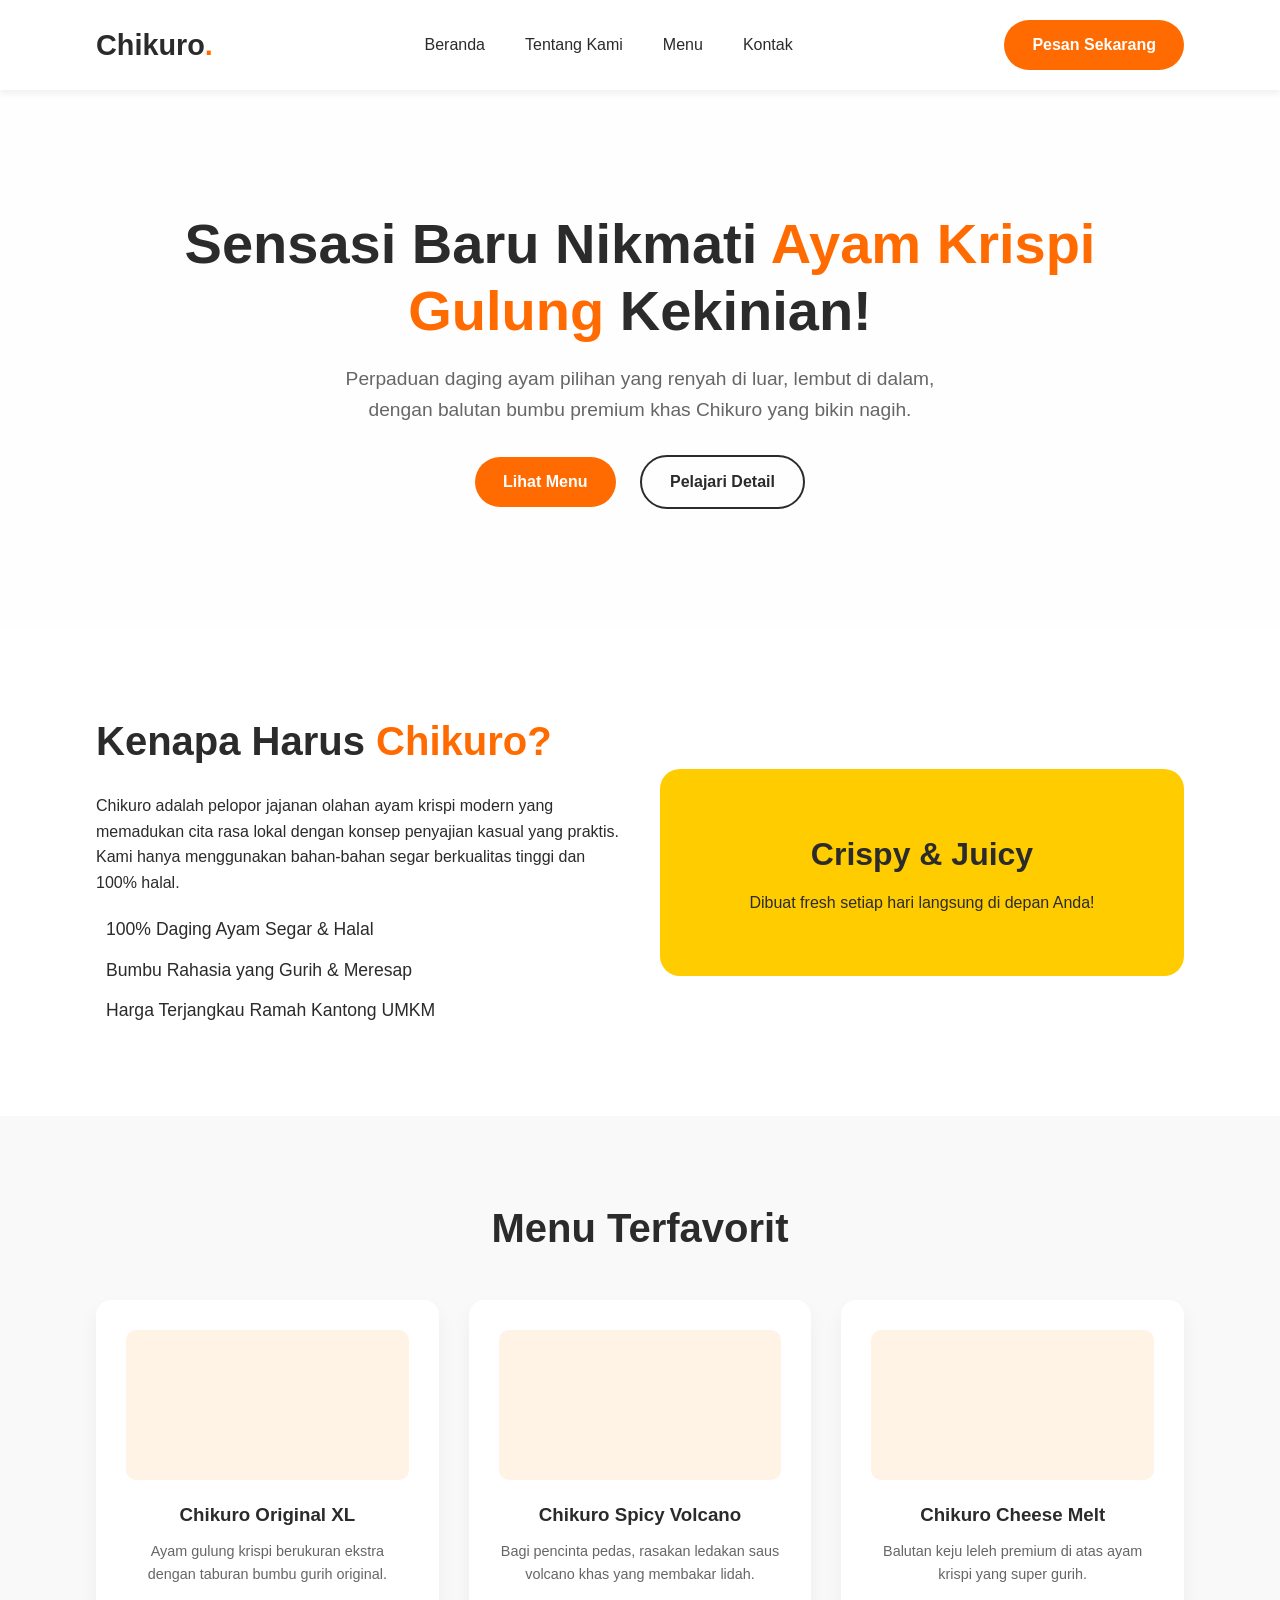
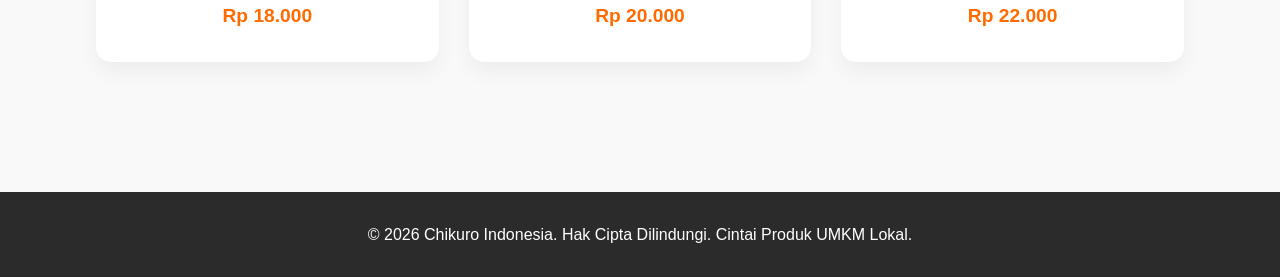
<file: index.html>
<!DOCTYPE html>
<html lang="id">
<head>
    <meta charset="UTF-8">
    <meta name="viewport" content="width=device-width, initial-scale=1.0">
    <title>Chikuro - Jajanan Ayam Krispi Hits & Kekinian</title>
    <link rel="stylesheet" href="style.css">
    <link rel="stylesheet" href="https://cloudflare.com">
</head>
<body>

    <!-- Header & Navigation -->
    <header>
        <div class="container navbar">
            <div class="logo">Chikuro<span>.</span></div>
            <nav>
                <ul>
                    <li><a href="#home">Beranda</a></li>
                    <li><a href="#about">Tentang Kami</a></li>
                    <li><a href="#menu">Menu</a></li>
                    <li><a href="#contact">Kontak</a></li>
                </ul>
            </nav>
            <a href="https://wa.me" class="btn btn-primary">Pesan Sekarang</a>
        </div>
    </header>

    <!-- Hero Section -->
    <section id="home" class="hero">
        <div class="container hero-content">
            <h1>Sensasi Baru Nikmati <span>Ayam Krispi Gulung</span> Kekinian!</h1>
            <p>Perpaduan daging ayam pilihan yang renyah di luar, lembut di dalam, dengan balutan bumbu premium khas Chikuro yang bikin nagih.</p>
            <div class="hero-buttons">
                <a href="#menu" class="btn btn-primary">Lihat Menu</a>
                <a href="#about" class="btn btn-secondary">Pelajari Detail</a>
            </div>
        </div>
    </section>

    <!-- About Section -->
    <section id="about" class="about">
        <div class="container grid-2">
            <div class="about-text">
                <h2>Kenapa Harus <span>Chikuro?</span></h2>
                <p>Chikuro adalah pelopor jajanan olahan ayam krispi modern yang memadukan cita rasa lokal dengan konsep penyajian kasual yang praktis. Kami hanya menggunakan bahan-bahan segar berkualitas tinggi dan 100% halal.</p>
                <ul>
                    <li><i class="fas fa-check-circle"></i> 100% Daging Ayam Segar & Halal</li>
                    <li><i class="fas fa-check-circle"></i> Bumbu Rahasia yang Gurih & Meresap</li>
                    <li><i class="fas fa-check-circle"></i> Harga Terjangkau Ramah Kantong UMKM</li>
                </ul>
            </div>
            <div class="about-badge">
                <div class="badge-box">
                    <h3>Crispy & Juicy</h3>
                    <p>Dibuat fresh setiap hari langsung di depan Anda!</p>
                </div>
            </div>
        </div>
    </section>

    <!-- Menu Section -->
    <section id="menu" class="menu">
        <div class="container">
            <h2 class="section-title">Menu Terfavorit</h2>
            <div class="grid-3">
                <!-- Menu 1 -->
                <div class="menu-card">
                    <div class="menu-img-placeholder"><i class="fas fa-drumstick-bite"></i></div>
                    <h3>Chikuro Original XL</h3>
                    <p>Ayam gulung krispi berukuran ekstra dengan taburan bumbu gurih original.</p>
                    <span class="price">Rp 18.000</span>
                </div>
                <!-- Menu 2 -->
                <div class="menu-card">
                    <div class="menu-img-placeholder"><i class="fas fa-fire"></i></div>
                    <h3>Chikuro Spicy Volcano</h3>
                    <p>Bagi pencinta pedas, rasakan ledakan saus volcano khas yang membakar lidah.</p>
                    <span class="price">Rp 20.000</span>
                </div>
                <!-- Menu 3 -->
                <div class="menu-card">
                    <div class="menu-img-placeholder"><i class="fas fa-cheese"></i></div>
                    <h3>Chikuro Cheese Melt</h3>
                    <p>Balutan keju leleh premium di atas ayam krispi yang super gurih.</p>
                    <span class="price">Rp 22.000</span>
                </div>
            </div>
        </div>
    </section>

    <!-- Footer -->
    <footer>
        <div class="container text-center">
            <p>&copy; 2026 Chikuro Indonesia. Hak Cipta Dilindungi. Cintai Produk UMKM Lokal.</p>
        </div>
    </footer>

</body>
</html>
</file>
<file: style.css>
* {
    margin: 0;
    padding: 0;
    box-sizing: border-box;
    font-family: 'Segoe UI', Tahoma, Geneva, Verdana, sans-serif;
}

:root {
    --primary-color: #ff6b00; /* Warna khas oranye makanan */
    --secondary-color: #ffcc00;
    --dark-color: #2b2b2b;
    --light-color: #f9f9f9;
    --text-muted: #666;
}

html {
    scroll-behavior: smooth;
}

body {
    background-color: var(--light-color);
    color: var(--dark-color);
    line-height: 1.6;
}

.container {
    width: 85%;
    max-width: 1200px;
    margin: 0 auto;
}

span {
    color: var(--primary-color);
}

/* Utilities */
.grid-2 { display: grid; grid-template-columns: repeat(2, 1fr); gap: 40px; align-items: center; }
.grid-3 { display: grid; grid-template-columns: repeat(3, 1fr); gap: 30px; }
.text-center { text-align: center; }
.section-title { text-align: center; margin-bottom: 40px; font-size: 2.5rem; }

/* Buttons */
.btn {
    display: inline-block;
    padding: 12px 28px;
    border-radius: 30px;
    text-decoration: none;
    font-weight: 600;
    transition: 0.3s ease;
}
.btn-primary { background: var(--primary-color); color: white; }
.btn-primary:hover { background: #e05e00; }
.btn-secondary { background: transparent; color: var(--dark-color); border: 2px solid var(--dark-color); }
.btn-secondary:hover { background: var(--dark-color); color: white; }

/* Navigation */
header {
    background: white;
    padding: 20px 0;
    box-shadow: 0 4px 6px rgba(0,0,0,0.05);
    position: sticky;
    top: 0;
    z-index: 1000;
}
.navbar {
    display: flex;
    justify-content: space-between;
    align-items: center;
}
.logo { font-size: 1.8rem; font-weight: 800; color: var(--dark-color); }
nav ul { display: flex; list-style: none; }
nav ul li { margin: 0 20px; }
nav ul li a { text-decoration: none; color: var(--dark-color); font-weight: 500; transition: 0.3s; }
nav ul li a:hover { color: var(--primary-color); }

/* Hero Section */
.hero {
    background: linear-gradient(rgba(255,255,255,0.85), rgba(255,255,255,0.85)), url('https://unsplash.com') no-repeat center center/cover;
    padding: 120px 0;
    text-align: center;
}
.hero-content h1 { font-size: 3.5rem; margin-bottom: 20px; color: var(--dark-color); line-height: 1.2; }
.hero-content p { font-size: 1.2rem; color: var(--text-muted); max-width: 600px; margin: 0 auto 30px; }
.hero-buttons .btn { margin: 0 10px; }

/* About Section */
.about { padding: 80px 0; background: white; }
.about-text h2 { font-size: 2.5rem; margin-bottom: 20px; }
.about-text ul { list-style: none; margin-top: 20px; }
.about-text ul li { margin-bottom: 12px; font-size: 1.1rem; }
.about-text ul li i { color: #2ecc71; margin-right: 10px; }
.about-badge {
    background: var(--secondary-color);
    padding: 60px;
    border-radius: 20px;
    text-align: center;
    color: var(--dark-color);
}
.badge-box h3 { font-size: 2rem; margin-bottom: 10px; }

/* Menu Section */
.menu { padding: 80px 0; }
.menu-card {
    background: white;
    padding: 30px;
    border-radius: 15px;
    box-shadow: 0 10px 20px rgba(0,0,0,0.05);
    text-align: center;
    transition: 0.3s;
}
.menu-card:hover { transform: translateY(-5px); }
.menu-img-placeholder {
    height: 150px;
    background: #fff3e6;
    border-radius: 10px;
    display: flex;
    align-items: center;
    justify-content: center;
    font-size: 3.5rem;
    color: var(--primary-color);
    margin-bottom: 20px;
}
.menu-card h3 { margin-bottom: 10px; }
.menu-card p { font-size: 0.9rem; color: var(--text-muted); margin-bottom: 15px; }
.price { font-weight: 700; font-size: 1.2rem; color: var(--primary-color); display: block; }

/* Footer */
footer { background: var(--dark-color); color: white; padding: 30px 0; margin-top: 50px; }

/* Responsive */
@media (max-width: 768px) {
    .grid-2, .grid-3 { grid-template-columns: 1fr; }
    .navbar { flex-direction: column; gap: 15px; }
    nav ul { margin-bottom: 15px; }
    .hero-content h1 { font-size: 2.2rem; }
}
</file>
